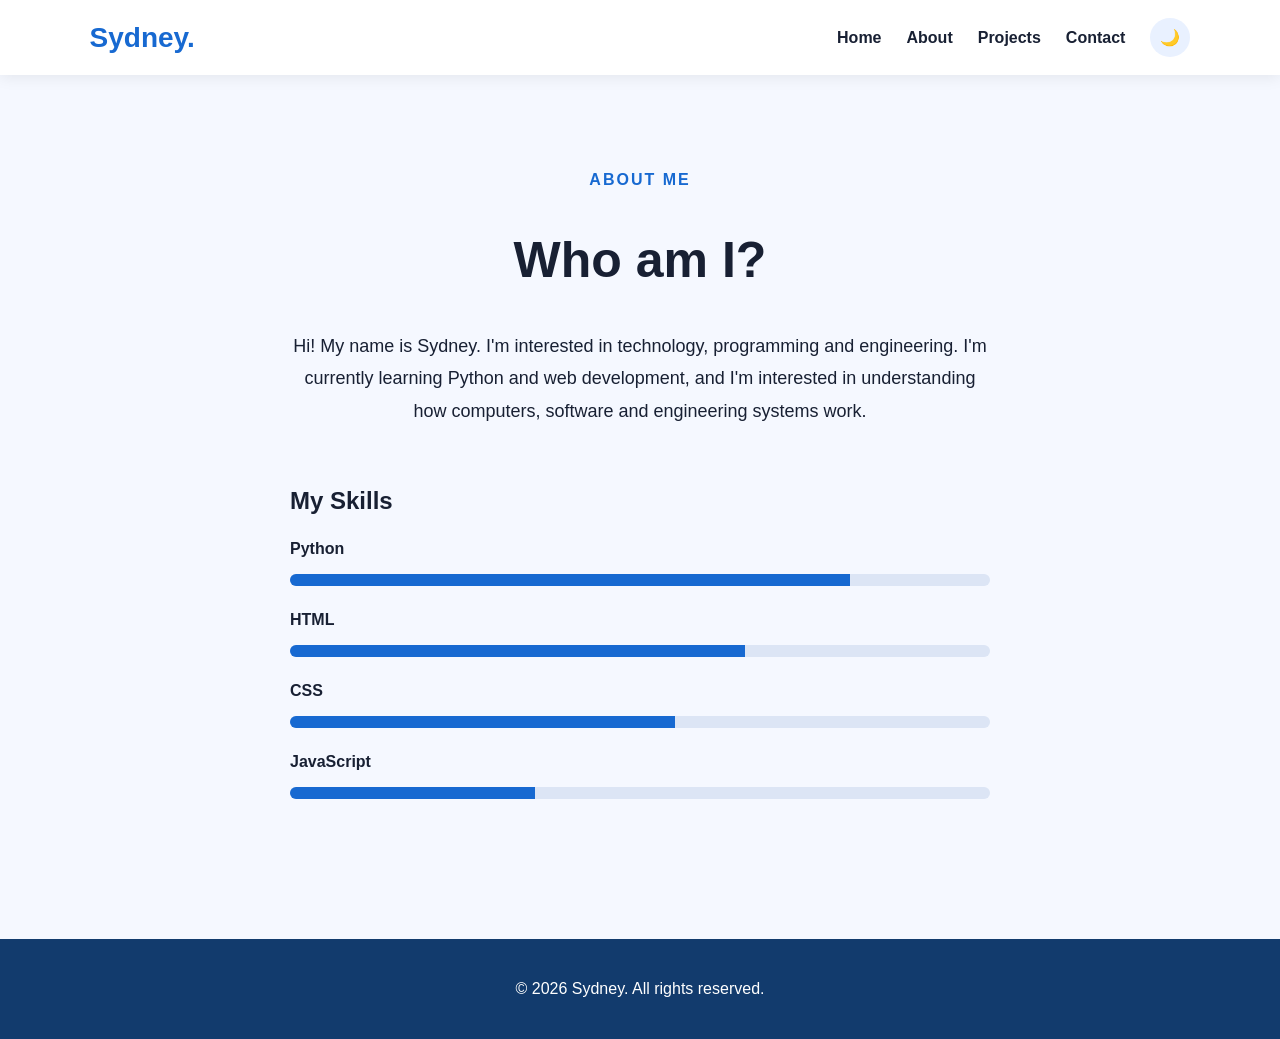
<file: about.html>
<!DOCTYPE html>
<html>

<head>
    <title>About Sydney</title>
    <link rel="stylesheet" href="style.css">
</head>

<body>

    <nav>

        <h2 class="logo">Sydney.</h2>

        <div class="nav-links">
            <a href="index.html">Home</a>
            <a href="about.html">About</a>
            <a href="projects.html">Projects</a>
            <a href="index.html#contact">Contact</a>
            <button onclick="darkMode()">🌙</button>
        </div>

    </nav>


    <section class="page">

        <p class="small-title">ABOUT ME</p>

        <h1>Who am I?</h1>

        <p class="about-text">

            Hi! My name is Sydney. I'm interested in technology,
            programming and engineering.

            I'm currently learning Python and web development,
            and I'm interested in understanding how computers,
            software and engineering systems work.

        </p>


        <div class="skills">

            <h2>My Skills</h2>

            <div class="skill">
                <p>Python</p>
                <div class="bar">
                    <div class="python-bar"></div>
                </div>
            </div>

            <div class="skill">
                <p>HTML</p>
                <div class="bar">
                    <div class="html-bar"></div>
                </div>
            </div>

            <div class="skill">
                <p>CSS</p>
                <div class="bar">
                    <div class="css-bar"></div>
                </div>
            </div>

            <div class="skill">
                <p>JavaScript</p>
                <div class="bar">
                    <div class="javascript-bar"></div>
                </div>
            </div>

        </div>

    </section>


    <footer>

        <p>© 2026 Sydney. All rights reserved.</p>

    </footer>


    <script>

        function darkMode() {

            document.body.classList.toggle("dark");

        }

    </script>

</body>

</html>
</file>
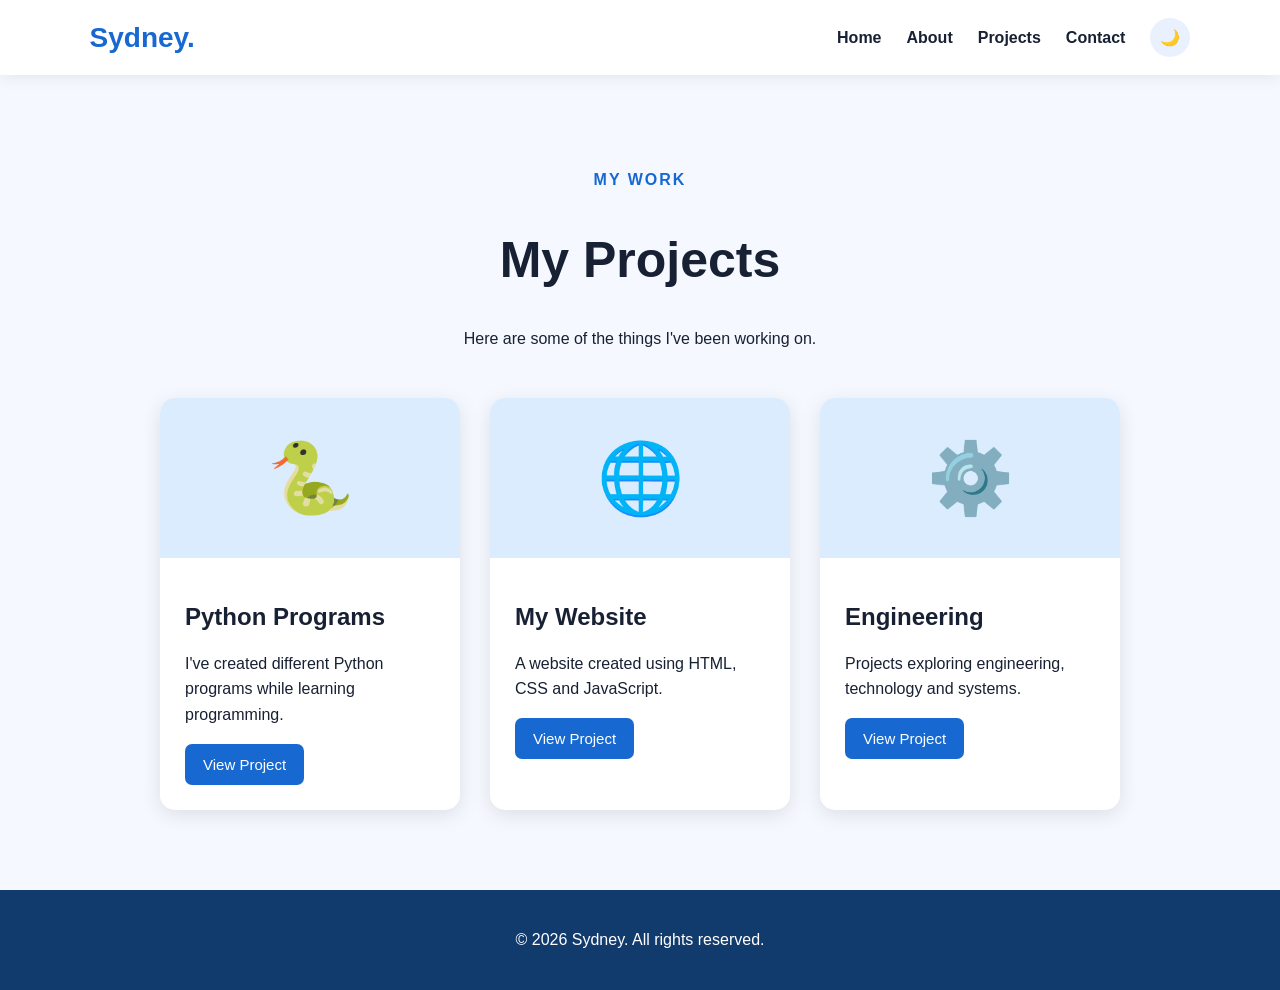
<file: projects.html>
<!DOCTYPE html>
<html>

<head>
    <title>Sydney | Projects</title>
    <link rel="stylesheet" href="style.css">
</head>

<body>

    <nav>

        <h2 class="logo">Sydney.</h2>

        <div class="nav-links">
            <a href="index.html">Home</a>
            <a href="about.html">About</a>
            <a href="projects.html">Projects</a>
            <a href="index.html#contact">Contact</a>
            <button onclick="darkMode()">🌙</button>
        </div>

    </nav>


    <section class="page">

        <p class="small-title">MY WORK</p>

        <h1>My Projects</h1>

        <p>
            Here are some of the things I've been working on.
        </p>


        <div class="projects">


            <div class="project-card">

                <div class="project-image">🐍</div>

                <div class="project-content">

                    <h2>Python Programs</h2>

                    <p>
                        I've created different Python programs
                        while learning programming.
                    </p>

                    <button onclick="projectMessage('Python')">
                        View Project
                    </button>

                </div>

            </div>


            <div class="project-card">

                <div class="project-image">🌐</div>

                <div class="project-content">

                    <h2>My Website</h2>

                    <p>
                        A website created using HTML, CSS
                        and JavaScript.
                    </p>

                    <button onclick="projectMessage('Website')">
                        View Project
                    </button>

                </div>

            </div>


            <div class="project-card">

                <div class="project-image">⚙️</div>

                <div class="project-content">

                    <h2>Engineering</h2>

                    <p>
                        Projects exploring engineering,
                        technology and systems.
                    </p>

                    <button onclick="projectMessage('Engineering')">
                        View Project
                    </button>

                </div>

            </div>


        </div>

    </section>


    <footer>

        <p>© 2026 Sydney. All rights reserved.</p>

    </footer>


    <script>

        function darkMode() {

            document.body.classList.toggle("dark");

        }


        function projectMessage(project) {

            alert("You selected the " + project + " project!");

        }

    </script>

</body>

</html>
</file>
<file: style.css>
* {
    box-sizing: border-box;
    scroll-behavior: smooth;
}


body {
    margin: 0;

    font-family: Arial, sans-serif;

    background-color: #f5f8ff;

    color: #182033;

    transition: 0.4s;
}


/* Navigation */

nav {
    height: 75px;

    padding: 0 7%;

    display: flex;

    justify-content: space-between;

    align-items: center;

    background-color: white;

    position: sticky;

    top: 0;

    z-index: 100;

    box-shadow: 0 2px 15px rgba(0,0,0,0.08);
}


.logo {
    font-size: 28px;

    color: #1769d1;
}


.nav-links {
    display: flex;

    align-items: center;

    gap: 25px;
}


.nav-links a {
    color: #182033;

    text-decoration: none;

    font-weight: bold;

    transition: 0.3s;
}


.nav-links a:hover {
    color: #1769d1;
}


.nav-links button {
    border: none;

    background-color: #e9f1ff;

    padding: 10px;

    border-radius: 50%;

    cursor: pointer;

    font-size: 16px;
}


/* Hero */

.hero {
    min-height: 85vh;

    padding: 70px 10%;

    display: flex;

    justify-content: space-between;

    align-items: center;

    gap: 50px;
}


.hero-text {
    max-width: 600px;

    animation: slideLeft 1s;
}


.small-title {
    color: #1769d1;

    font-weight: bold;

    letter-spacing: 2px;
}


.hero h1 {
    font-size: 65px;

    margin: 10px 0;
}


.hero h1 span {
    color: #1769d1;
}


.hero h2 {
    font-size: 28px;
}


.hero p {
    font-size: 18px;

    line-height: 1.7;
}


.hero-image img {
    width: 420px;

    height: 420px;

    object-fit: cover;

    border-radius: 30px;

    animation: float 4s infinite;
}


/* Buttons */

.buttons {
    margin-top: 30px;

    display: flex;

    gap: 15px;
}


.main-button,
.second-button {
    padding: 14px 22px;

    border-radius: 8px;

    text-decoration: none;

    font-weight: bold;

    transition: 0.3s;
}


.main-button {
    background-color: #1769d1;

    color: white;
}


.second-button {
    border: 2px solid #1769d1;

    color: #1769d1;
}


.main-button:hover,
.second-button:hover {
    transform: translateY(-4px);
}


/* Features */

.features {
    padding: 80px 10%;

    text-align: center;

    background-color: white;
}


.features h2 {
    font-size: 38px;
}


.feature-container {
    display: flex;

    justify-content: center;

    gap: 30px;

    margin-top: 40px;
}


.feature {
    background-color: #f5f8ff;

    padding: 30px;

    width: 280px;

    border-radius: 15px;

    transition: 0.3s;
}


.feature:hover {
    transform: translateY(-10px);

    box-shadow: 0 10px 25px rgba(0,0,0,0.12);
}


.icon {
    font-size: 45px;
}


.feature p {
    line-height: 1.6;
}


/* General pages */

.page {
    min-height: 80vh;

    padding: 80px 10%;

    text-align: center;
}


.page h1 {
    font-size: 50px;
}


.about-text {
    max-width: 700px;

    margin: auto;

    line-height: 1.8;

    font-size: 18px;
}


/* Skills */

.skills {
    max-width: 700px;

    margin: 60px auto;

    text-align: left;
}


.skill {
    margin: 25px 0;
}


.skill p {
    font-weight: bold;
}


.bar {
    height: 12px;

    background-color: #dce5f5;

    border-radius: 20px;

    overflow: hidden;
}


.python-bar {
    width: 80%;

    height: 100%;

    background-color: #1769d1;
}


.html-bar {
    width: 65%;

    height: 100%;

    background-color: #1769d1;
}


.css-bar {
    width: 55%;

    height: 100%;

    background-color: #1769d1;
}


.javascript-bar {
    width: 35%;

    height: 100%;

    background-color: #1769d1;
}


/* Projects */

.projects {
    display: flex;

    justify-content: center;

    flex-wrap: wrap;

    gap: 30px;

    margin-top: 50px;
}


.project-card {
    width: 300px;

    background-color: white;

    border-radius: 15px;

    overflow: hidden;

    box-shadow: 0 5px 20px rgba(0,0,0,0.1);

    transition: 0.3s;

    text-align: left;
}


.project-card:hover {
    transform: translateY(-12px);

    box-shadow: 0 15px 30px rgba(0,0,0,0.15);
}


.project-image {
    height: 160px;

    background-color: #dcecff;

    display: flex;

    justify-content: center;

    align-items: center;

    font-size: 70px;
}


.project-content {
    padding: 25px;
}


.project-content p {
    line-height: 1.6;
}


.project-content button,
.contact button {
    background-color: #1769d1;

    color: white;

    border: none;

    padding: 12px 18px;

    border-radius: 7px;

    cursor: pointer;

    font-size: 15px;
}


.project-content button:hover,
.contact button:hover {
    transform: scale(1.05);
}


/* Contact */

.contact {
    padding: 80px 10%;

    text-align: center;

    background-color: #eaf2ff;
}


.contact h2 {
    font-size: 40px;
}


form {
    max-width: 600px;

    margin: 30px auto;

    display: flex;

    flex-direction: column;

    gap: 15px;
}


input,
textarea {
    padding: 15px;

    border: 1px solid #ccd6e8;

    border-radius: 8px;

    font-size: 16px;

    font-family: Arial;
}


textarea {
    height: 150px;

    resize: vertical;
}


.contact button {
    padding: 15px;
}


/* Footer */

footer {
    text-align: center;

    padding: 25px;

    background-color: #123b6d;

    color: white;
}


/* Animations */

@keyframes slideLeft {

    from {
        opacity: 0;

        transform: translateX(-50px);
    }

    to {
        opacity: 1;

        transform: translateX(0);
    }

}


@keyframes float {

    0% {
        transform: translateY(0);
    }

    50% {
        transform: translateY(-15px);
    }

    100% {
        transform: translateY(0);
    }

}


/* DARK MODE */

body.dark {
    background-color: #101827;

    color: #f1f5ff;
}


body.dark nav {
    background-color: #172235;
}


body.dark .nav-links a {
    color: white;
}


body.dark .features {
    background-color: #141e2e;
}


body.dark .feature {
    background-color: #1c293d;
}


body.dark .project-card {
    background-color: #1c293d;
}


body.dark .project-image {
    background-color: #263752;
}


body.dark .contact {
    background-color: #172235;
}


/* PHONE SUPPORT */

@media (max-width: 800px) {

    nav {
        padding: 15px 5%;

        height: auto;

        flex-direction: column;

        gap: 15px;
    }


    .nav-links {
        gap: 12px;

        flex-wrap: wrap;

        justify-content: center;
    }


    .hero {
        flex-direction: column;

        text-align: center;

        padding: 60px 5%;
    }


    .hero h1 {
        font-size: 45px;
    }


    .hero h2 {
        font-size: 23px;
    }


    .hero-image img {
        width: 300px;

        height: 300px;
    }


    .buttons {
        justify-content: center;

        flex-wrap: wrap;
    }


    .feature-container {
        flex-direction: column;

        align-items: center;
    }


    .feature {
        width: 90%;
    }


    .page h1 {
        font-size: 40px;
    }


    .projects {
        flex-direction: column;

        align-items: center;
    }


    .project-card {
        width: 90%;

        max-width: 350px;
    }

}
</file>
